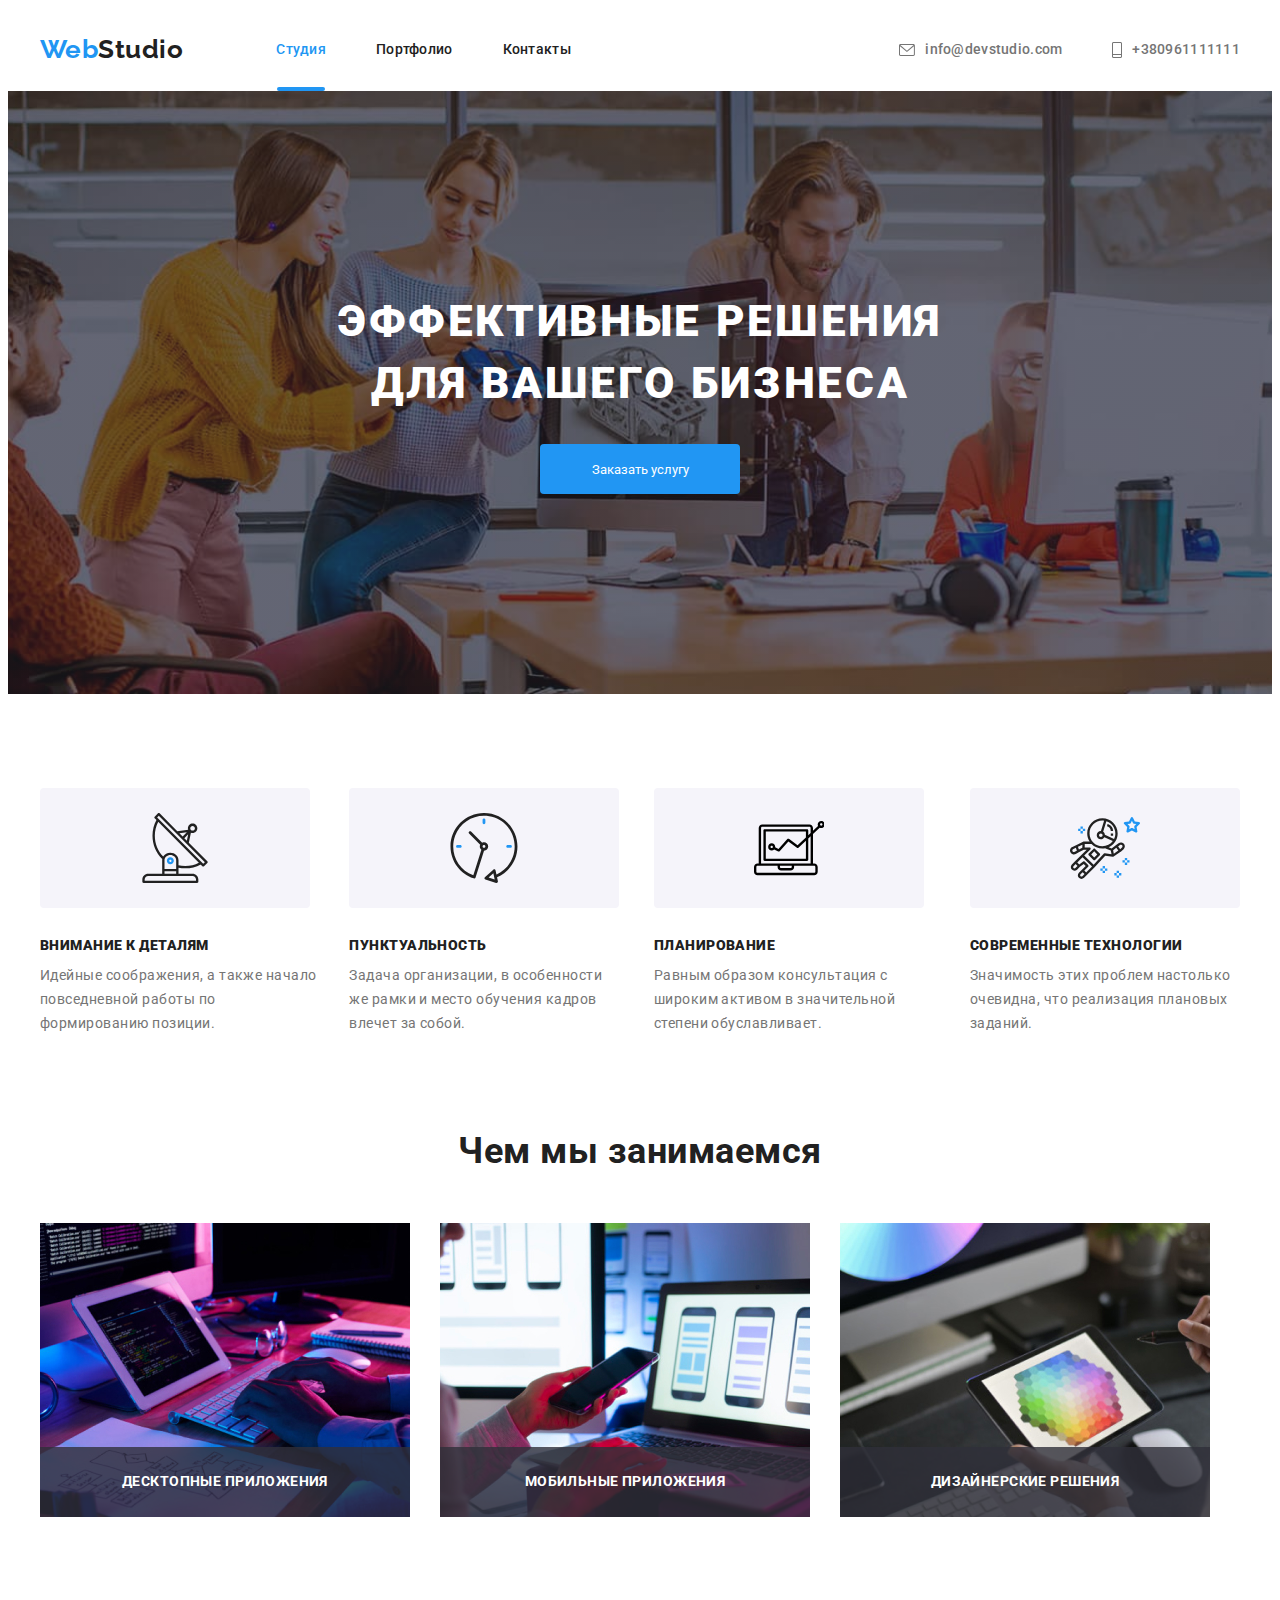
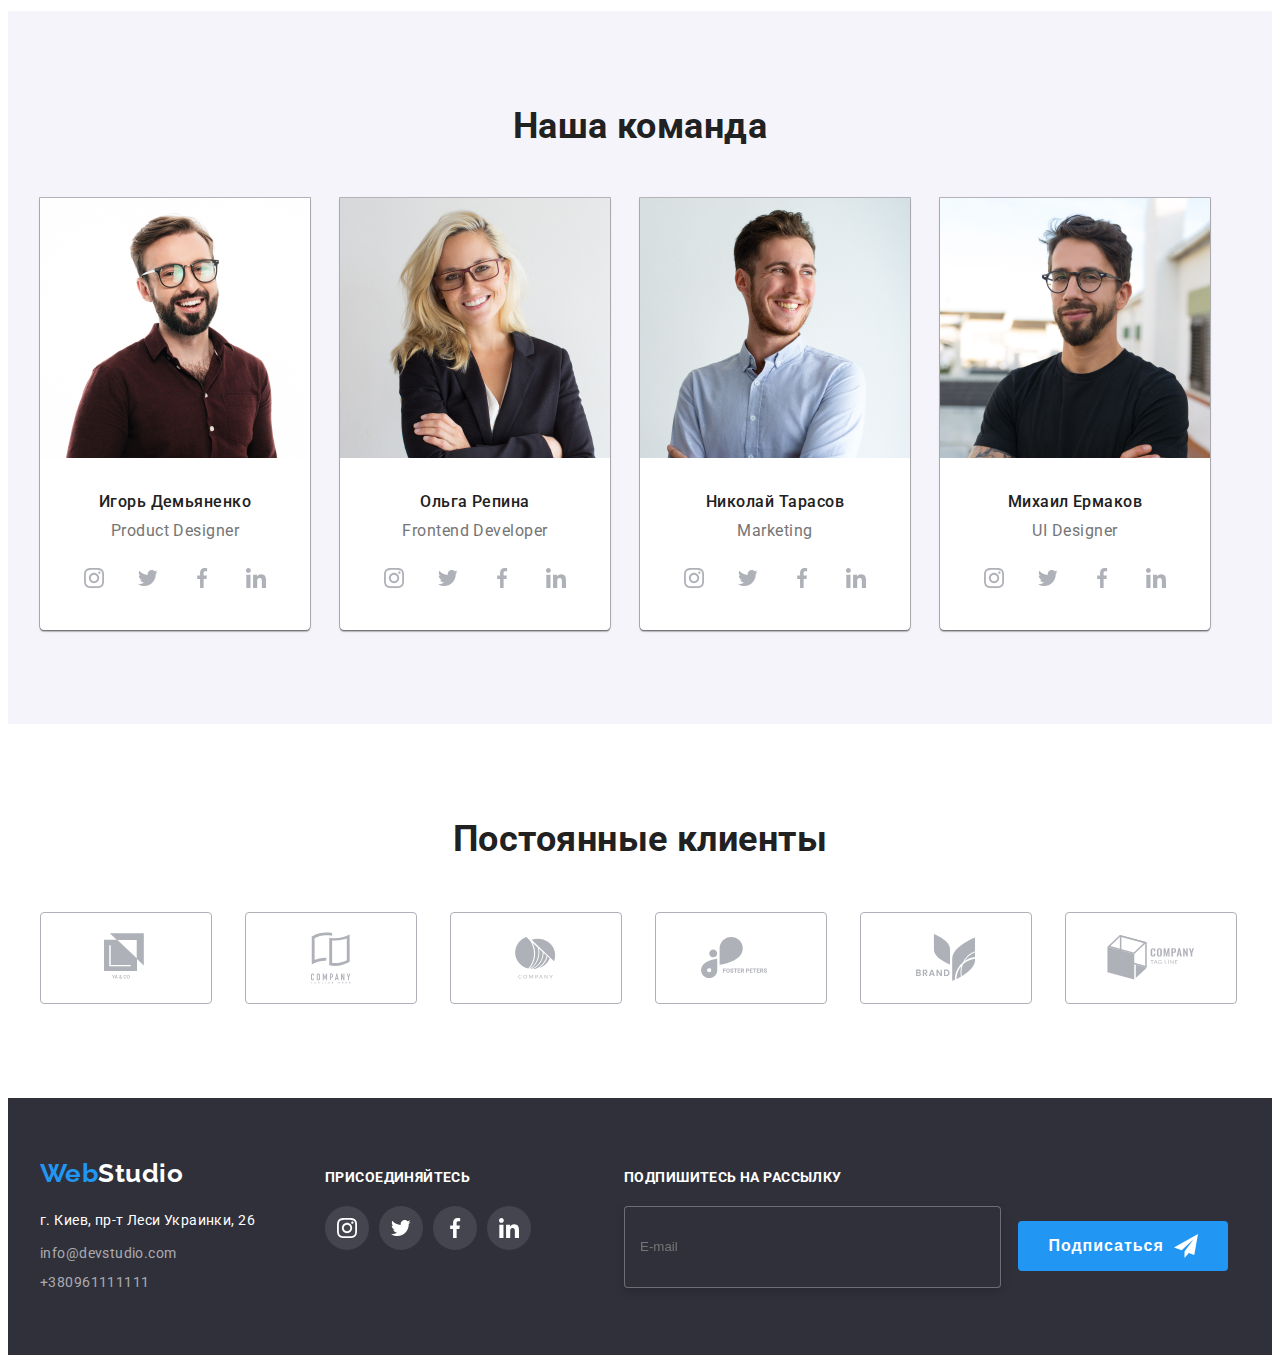
<file: index.html>
<!DOCTYPE html>
<html lang="ru">
<head>
    <meta charset="UTF-8">
    <meta name="viewport" content="width=device-width, initial-scale=1.0">
    <title>Document</title>
    <link rel="stylesheet" href="https://cdnjs.cloudflare.com/ajax/libs/modern-normalize/1.0.0/modern-normalize.min.css"
        integrity="sha512-ISS7cAi1PEhQ8jnbJpJZMd29NlhNj4AWYyLOSp2CE/CsHxTCu+r+t0D2yoJudVrd0/8fTVPUVDzY5Tvli75u/g=="
        crossorigin="anonymous" />
     <link rel="preconnect" href="https://fonts.gstatic.com">
    <link href="https://fonts.googleapis.com/css2?family=Raleway:wght@700&family=Roboto:wght@400;500;700;900&display=swap"
        rel="stylesheet">
    <!-- <link rel="stylesheet" href="./dist/css/main.min.css"> -->
     <link rel="stylesheet" href="./css/styles.css">
</head>
<body>
     <header class="">
         <!-- Navigation container -->

    <div class="container-discharge">

         <div class="main-nav-container">
<nav class="main-nav">
    
   
         <a href="/" class="main-nav__logo">
        <p class=" ">Web<span class="main-nav__logo-black">Studio</span></p>
         </a>

        <ul class="site-nav ">


            <li class="item to-logo"><a href="/" class="link current active-line"> Студия</a></li>
               <li class="item"><a href="./portfolio.html" class="link"> Портфолио</a></li>
               <li class="item"><a href="" class="link"> Контакты</a></li>
      
    </ul>
   
    

    </nav>
    
    <!-- Contact container -->
    <ul class="site-nav auto-margin ">
    
    
        <li class="item icon">
            <a class="link text-secondary icon-maill" href="mailto:info@devstudio.com">
                <svg class="maill">
    
                    <use href="./img/symbol-defs.svg#icon-mail">
    
                    </use>
                </svg>info@devstudio.com</a>
    
        </li>
    
        <li class="item icon">
            <a class="link text-secondary icon-tel" href="tel:+380961111111">
                <svg class="tel">
    
                    <use href="./img/symbol-defs.svg#icon-tell">
    
                    </use>
                </svg>+380961111111</a>
    
        </li>
    
    </ul>
    </div>
</div>

</header>
    <!--  Block hero -->
    <main>
        
   
<section class="hero">
   
    <h1 class="hero-title">ЭФФЕКТИВНЫЕ РЕШЕНИЯ<br />ДЛЯ ВАШЕГО БИЗНЕСА</h1>
    <button data-modal-open class="button">Заказать услугу</button>

</section>


    <!-- Our advantages -->
       <section class="advantages"> 
        <div class="container-advantages">
       <h2 hidden class="advantages-title">НАШИ ПРЕИМУШЕСТВА</h2>

      

    <ul class="advantages-list">
        <li class="advantages-item ">
           <div class="icon-advantages">
            <svg class="icom-svg">

                <use href="./img/symbol-defs.svg#icon-antenna">
            
                </use>
            </svg>
            </div>
            <h3 class="advantages-title"><b> ВНИМАНИЕ К ДЕТАЛЯМ </b></h3>
            <p class="text">Идейные соображения, а также начало повседневной работы по формированию позиции.</p>
        </li>

        <li class="advantages-item">
            <div class="icon-advantages">
                <svg class="icom-svg">

                    <use href="./img/symbol-defs.svg#icon-clock">
            
                    </use>
                </svg>
            </div>
            <h3 class="advantages-title"><b>ПУНКТУАЛЬНОСТЬ</b></h3>
            <p class="text">Задача организации, в особенности же рамки и место обучения кадров влечет за собой. </p>
        </li>

        <li class="advantages-item">
            <div class="icon-advantages">
                <svg class="icom-svg">

                    <use href="./img/symbol-defs.svg#icon-display">
            
                    </use>
                </svg>
            </div>
            <h3 class="advantages-title"><b>ПЛАНИРОВАНИЕ</b></h3>
            <p class="text">Равным образом консультация с широким активом в значительной степени обуславливает.</p>
        </li>

        <li class="advantages-item">
            <div class="icon-advantages">
                <svg class="icom-svg">
            
                    <use href="./img/symbol-defs.svg#icon-astronaut">
            
                    </use>
                </svg>
            </div>
        <h3 class="advantages-title"><b>СОВРЕМЕННЫЕ ТЕХНОЛОГИИ</b></h3>
        <p class="text">Значимость этих проблем настолько очевидна, что реализация плановых заданий.</p>
        </li>

    </ul>
        </div>

</section>
        <!-- About our work -->
<section class="section">

    <div class="container">
        <h2 class="section-title out-work">Чем мы занимаемся</h2>
        
        <ul class="out-work-img">
        
            <li class="img-work">
                <a href="">
                    <div class="our-work-box">
                    <img src="./img/box1.jpg" alt="" width="370" height="294">
                    
                    <div class="position-our-work">
                        <p class="tex-box">ДЕСКТОПНЫЕ ПРИЛОЖЕНИЯ</p>
                    </div>
                    </div>
                </a>
            </li>

            <li class="img-work">
                <a href="">
                    <div class="our-work-box">
                    <img src="./img/box2.jpg" alt="" width="370" height="294">
                
                    <div class="position-our-work">
                    <p class="tex-box">МОБИЛЬНЫЕ ПРИЛОЖЕНИЯ</p>
                    </div>
                    </div>
                </a>
            </li>
            <li class="img-work">
                <a href="">
                    <div class="our-work-box">
                    <img src="./img/box3.jpg" alt="" width="370" height="294">
                
                    <div class="position-our-work">
                    <p class="tex-box">ДИЗАЙНЕРСКИЕ РЕШЕНИЯ</p>
                    </div>
                    </div>
                </a>
            </li>
        </ul>
    </div>

   
</section>
            <!-- our team -->
           
            

    <section class="section background-team">

        <div class="team-container ">

    
    <h3 class="section-title team-margin">Наша команда</h3>
    
    <ul class="our-team">
        
        <li class="team">
            <img src="./img/img1.jpg"  alt="team cart-1" width="270" height="260">
        <b class="section-title worker">Игорь Демьяненко</b>
            <p class="profession"  lang="en">Product Designer</p>
            <ul class="social">
                <li class="team-link">
                    <a class="social-link" href="">
                      <svg class="social-icon">
                          <use href="./img/symbol-defs.svg#icon-instagram">

                          </use>
                      </svg>  
                    </a>
                </li>
                <li class="team-link">
                    <a class="social-link" href="" >
                        <svg class="social-icon">
                            <use href="./img/symbol-defs.svg#icon-twiter">
                        
                            </use>
                            </svg>
                    </a>
                </li>
                <li class="team-link">
                    <a class="social-link" href="">
                        <svg class="social-icon">
                            <use href="./img/symbol-defs.svg#icon-facebook">
                    
                            </use>
                        </svg>
                    </a>
                </li>
                <li class="team-link">
                    <a class="social-link" href="">
                        <svg class="social-icon">
                            <use href="./img/symbol-defs.svg#icon-linkedin">
                    
                            </use>
                        </svg>
                    </a>
                </li>
            </ul>
         </li>
        
        

        <li class="team">
         <img src="./img/img2.jpg"   alt="team cart-2" width="270" height="260">
        <b class="section-title worker">Ольга Репина</b>
            <p class="profession"  lang="en">Frontend Developer</p>
            <ul class="social">
                <li class="team-link">
                    <a class="social-link" href="">
                        <svg class="social-icon">
                            <use href="./img/symbol-defs.svg#icon-instagram">
            
                            </use>
                        </svg>
                    </a>
                </li>
                <li class="team-link">
                    <a class="social-link" href="">
                        <svg class="social-icon">
                            <use href="./img/symbol-defs.svg#icon-twiter">
            
                            </use>
                        </svg>
                    </a>
                </li>
                <li class="team-link">
                    <a class="social-link" href="">
                        <svg class="social-icon">
                            <use href="./img/symbol-defs.svg#icon-facebook">
            
                            </use>
                        </svg>
                    </a>
                </li>
                <li class="team-link">
                    <a class="social-link" href="">
                        <svg class="social-icon">
                            <use href="./img/symbol-defs.svg#icon-linkedin">
            
                            </use>
                        </svg>
                    </a>
                </li>
            </ul>
         </li>


        
         <li class="team">
        <img src="./img/img3.jpg"  alt="team cart-3" width="270" height="260">
        <b class="section-title worker">Николай Тарасов</b>
            <p class="profession" lang="en">Marketing</p>
            <ul class="social">
                <li class="team-link">
                    <a class="social-link" href="">
                        <svg class="social-icon">
                            <use href="./img/symbol-defs.svg#icon-instagram">
            
                            </use>
                        </svg>
                    </a>
                </li>
                <li class="team-link">
                    <a class="social-link" href="">
                        <svg class="social-icon">
                            <use href="./img/symbol-defs.svg#icon-twiter">
            
                            </use>
                        </svg>
                    </a>
                </li>
                <li class="team-link">
                    <a class="social-link" href="">
                        <svg class="social-icon">
                            <use href="./img/symbol-defs.svg#icon-facebook">
            
                            </use>
                        </svg>
                    </a>
                </li>
                <li class="team-link">
                    <a class="social-link" href="">
                        <svg class="social-icon">
                            <use href="./img/symbol-defs.svg#icon-linkedin">
            
                            </use>
                        </svg>
                    </a>
                </li>
            </ul>
         </li>
        
        
        
         <li class="team">
        <img  src="./img/img4.jpg" alt="team cart-4" width="270" height="260">
         <b class="section-title worker">Михаил Ермаков</b>
            <p class="profession" lang="en">UI Designer</p>
            <ul class="social">
                <li class="team-link">
                    <a class="social-link" href="">
                        <svg class="social-icon">
                            <use href="./img/symbol-defs.svg#icon-instagram">
            
                            </use>
                        </svg>
                    </a>
                </li>
                <li class="team-link">
                    <a class="social-link" href="">
                        <svg class="social-icon">
                            <use href="./img/symbol-defs.svg#icon-twiter">
            
                            </use>
                        </svg>
                    </a>
                </li>
                <li class="team-link">
                    <a class="social-link" href="">
                        <svg class="social-icon">
                            <use href="./img/symbol-defs.svg#icon-facebook">
            
                            </use>
                        </svg>
                    </a>
                </li>
                <li class="team-link">
                    <a class="social-link" href="">
                        <svg class="social-icon">
                            <use href="./img/symbol-defs.svg#icon-linkedin">
            
                            </use>
                        </svg>
                    </a>
                </li>
            </ul>

         </li>
        
        
    </ul>
</div>

</section>

<section class="section">
    <div class="container">

        <h2 class="section-title">Постоянные клиенты</h2>
        <ul class="clients">
            <li class="client-item">
                <a class="one-client" href="">
                    <svg class="client-logo">
                        <use href="./img/symbol-defs.svg#icon-one">
                    
                        </use>
                    </svg>
                </a>
            </li>

            <li class="client-item">
                <a class="one-client" href="">
                    <svg class="client-logo two-size">
                        <use href="./img/symbol-defs.svg#icon-two">
            
                        </use>
                    </svg>
                </a>
            </li>

            <li class="client-item">
                <a class="one-client" href="">
                    <svg class="client-logo three-size">
                        <use href="./img/symbol-defs.svg#icon-three">
            
                        </use>
                    </svg>
                </a>
            </li>

            <li class="client-item">
                <a class="one-client" href="">
                    <svg class="client-logo four-size">
                        <use href="./img/symbol-defs.svg#icon-four">
            
                        </use>
                    </svg>
                </a>
            </li>

            <li class="client-item">
                <a class="one-client" href="">
                    <svg class="client-logo five-size">
                        <use href="./img/symbol-defs.svg#icon-five">
            
                        </use>
                    </svg>
                </a>
            </li>

            <li class="client-item">
                <a class="one-client" href="">
                    
                    <svg class="client-logo six-size">
                        <use href="./img/symbol-defs.svg#icon-six">
            
                        </use>
                    </svg>
                </a>
            </li>
            

        </ul>
    </div>
    
</section>


</main>


<footer class="main-footer">

    <div class="container-footer">
<address class="map-addres">
    <a href="/" class="main-nav__logo">
        <p class="logotype">Web<span class="main-nav__logo-white">Studio</span></p>
    </a>

    <a class="link color" href="https://goo.gl/maps/P3N7a8cpFeK4ErDN9"> г. Киев, пр-т Леси Украинки, 26</a>

    <ul class="main-addres">
        <li class="mail-link"> 
            <a class="link" href="mailto:info@devstudio.com">info@devstudio.com</a>
        </li>
    
        <li class="tell-link"> 
            <a class="link" href="tel:+380961111111">+380961111111</a>
        </li>
    </ul>

    </address>
    <div class="webstudio-cont">
    <p class="our-social-link">ПРИСОЕДИНЯЙТЕСЬ</p>

   
    <ul class="webstydio-social-list">
        <li class="webstydio-item">
            <a class="webstydio-link" href="">
                <svg class="social-icon-footer">
                    <use href="./img/symbol-defs.svg#icon-instagram">
    
                    </use>
                </svg>
            </a>
        </li>
        <li class="webstydio-item">
            <a class="webstydio-link" href="">
                <svg class="social-icon-footer">
                    <use href="./img/symbol-defs.svg#icon-twiter">
    
                    </use>
                </svg>
            </a>
        </li>
        <li class="webstydio-item">
            <a class="webstydio-link" href="">
                <svg class="social-icon-footer">
                    <use href="./img/symbol-defs.svg#icon-facebook">
    
                    </use>
                </svg>
            </a>
        </li>
        <li class="webstydio-item">
            <a class="webstydio-link" href="">
                <svg class="social-icon-footer">
                    <use href="./img/symbol-defs.svg#icon-linkedin">
    
                    </use>
                </svg>
            </a>
        </li>
    </ul>
    </div>
    
    
<div class="form-footer">

<form>

    <p class="our-social-link">ПОДПИШИТЕСЬ НА РАССЫЛКУ</p>

    <input class="you-email" type="text" name="email" placeholder="E-mail" id="you-email-subscribe">
    
    <div class="button-subscribe-container">
          <button type="submit" class="button-subscribe"><span class="subscribe-telegram">Подписаться
            <svg class="subscribe-icon">
                <use href="./img/symbol-defs.svg#icon-icon-telegram">
            
                </use>
            </svg>
            </span>
          </button>
    </div>

</form>
</div>
</div>

</footer>
<div class="backdrop is-hidden" data-modal>
    <div class="modal-hero">
        
        <button class="modal-link" data-modal-close>
                <svg class="modal-icon-close">
                    <use href="./img/symbol-defs.svg#icon-close">
            
                    </use>
                </svg>
        </button>
        
        
       

        <form class="form">

            <p class="modal-title">Оставьте свои данные,мы вам перезвоним</p>
            <div class="form-label">
             <label for="user-name">
                Имя 
                </label>
                <input class="form-input" type="text" name="name" id="user-name">
                    <svg class="modal-svg">
                <use href="./img/symbol-defs.svg#icon-namemodal">
            
                </use>
            </svg>
             </div>
        
             <div class="form-label">

                 <label for="user-tel">
                Телефон
                </label>
                <input class="form-input" type="tel" name="tell" id="user-tel">
                   <svg class="modal-svg">
                <use href="./img/symbol-defs.svg#icon-telmodal">
            
                </use>
            </svg>
            </div>

            
                <div class="form-label"> 
            <label for="user-mail">
                Почта
                </label>
                <input class="form-input" type="email" name="mail" id="user-mail">
            <svg class="modal-svg">
                <use href="./img/symbol-defs.svg#icon-mailmodal">
            
                </use>
            </svg>

            
            </div>

             
            <label class="form-label reset" >
            Комментарий
            
            <textarea class="text-area" name="coment" id="user-coment" rows="8" placeholder="Введите текст"></textarea>
            </label>
            
            
              <!-- <div class="form-label-checkbox"> -->
            <label class="form-label-checkbox">
                <input class="form-checkbox visually-hidden" type="checkbox" name="policy">
                <span class="icon-ok-checbox"></span>
                Соглашаюсь с рассылкой и принимаю   <a class="underline-policy" href="">Условия договора </a>
            </label>
            <!-- </div> -->
            

            <div class="button-box">
            <button class="button-modal" type="submit">Отправить</button>
            </div>
            
        </form>
         
        </div>
        </div>
    


<script src="./js/modal.js"></script>
</body>



</html>
</file>
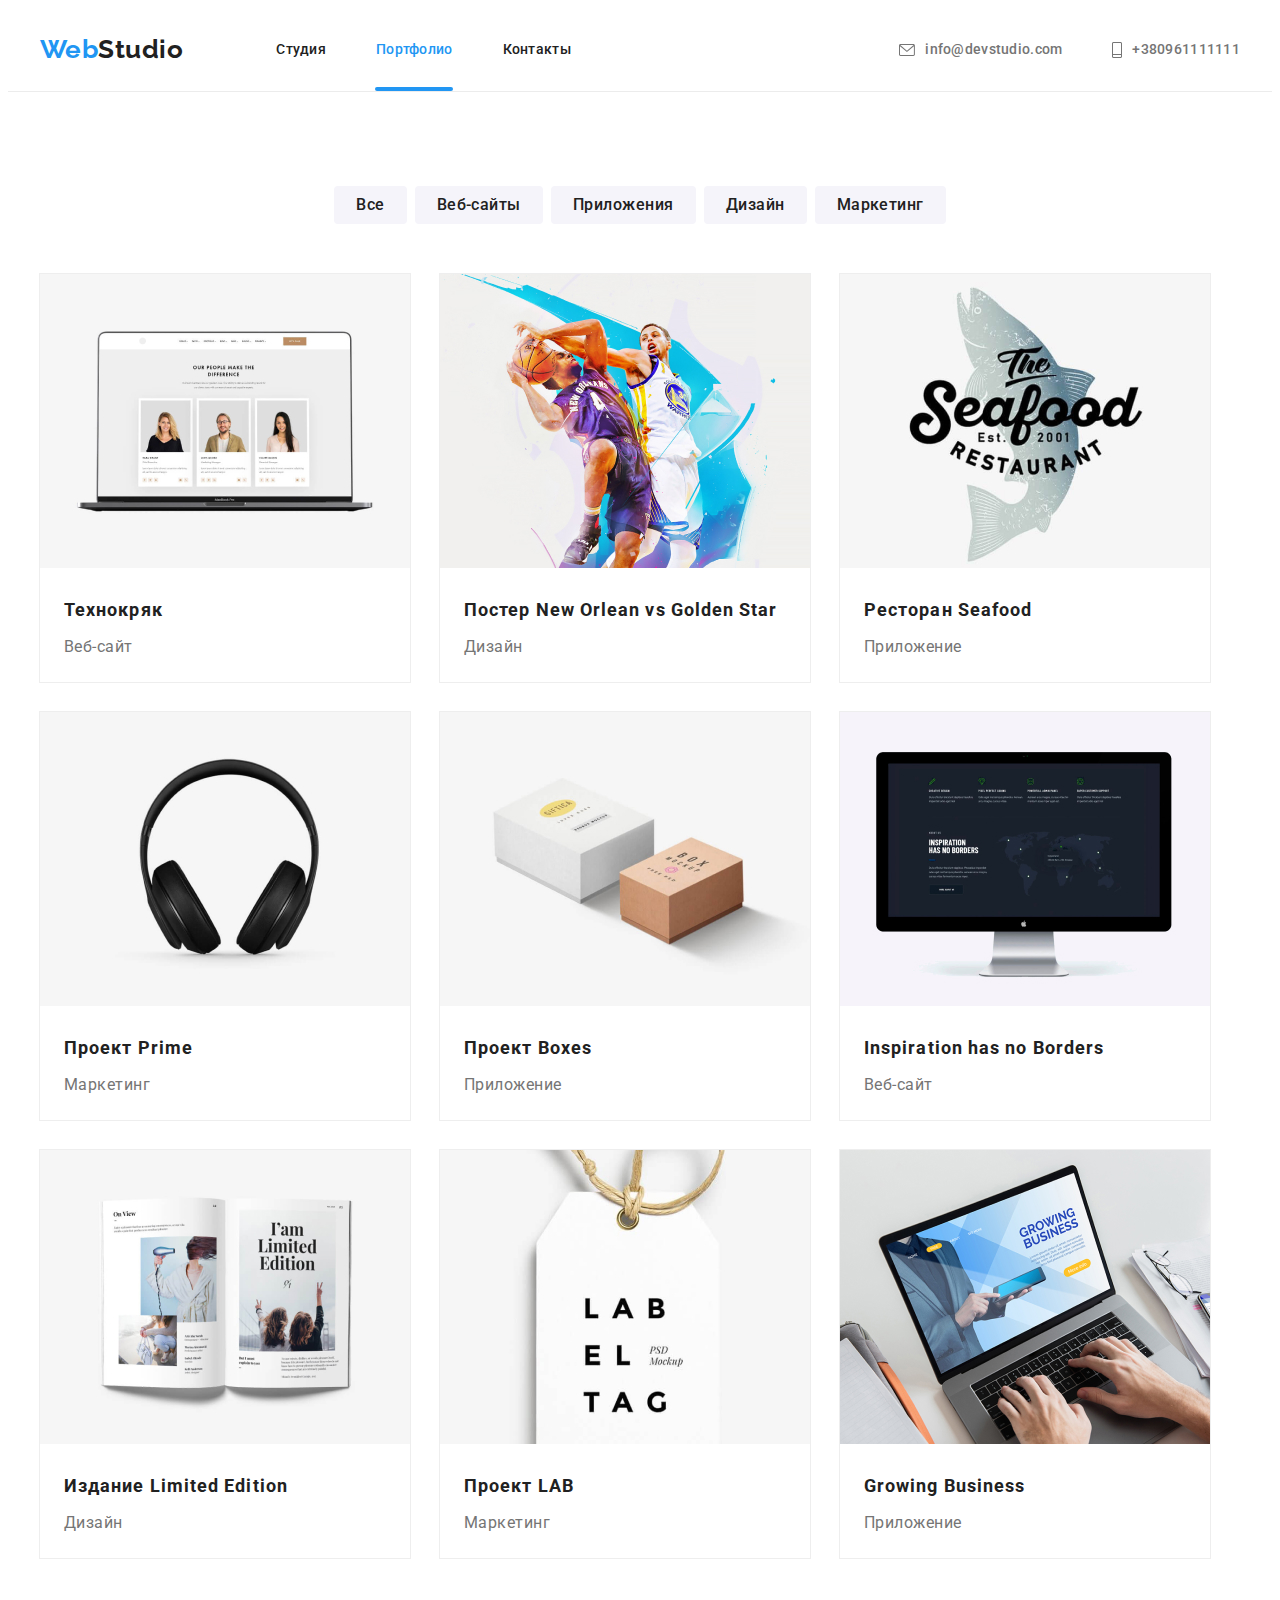
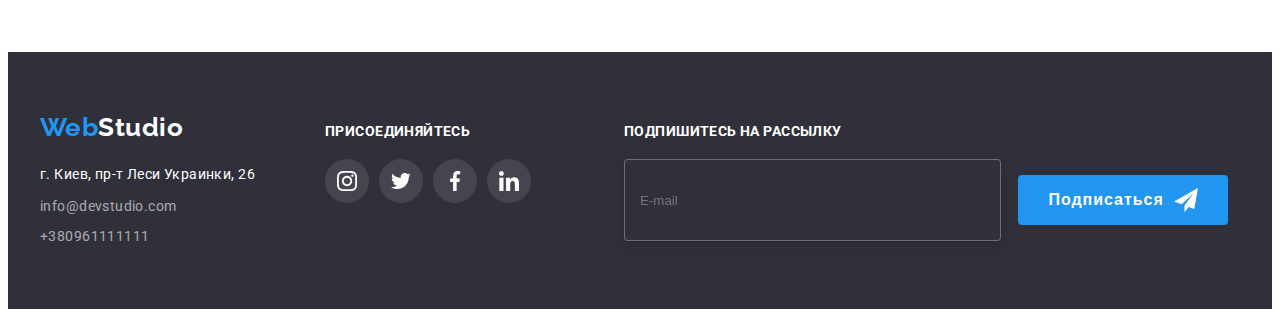
<file: portfolio.html>
<!DOCTYPE html>
<html lang="ru">
<head>
    <meta charset="UTF-8">
    <meta name="viewport" content="width=device-width, initial-scale=1.0">
    <title>Document</title>
    <link rel="stylesheet" href="https://cdnjs.cloudflare.com/ajax/libs/modern-normalize/1.0.0/modern-normalize.min.css"
        integrity="sha512-ISS7cAi1PEhQ8jnbJpJZMd29NlhNj4AWYyLOSp2CE/CsHxTCu+r+t0D2yoJudVrd0/8fTVPUVDzY5Tvli75u/g=="
        crossorigin="anonymous" />
    <link rel="preconnect" href="https://fonts.gstatic.com">
    <link href="https://fonts.googleapis.com/css2?family=Raleway:wght@700&family=Roboto:wght@400;500;700;900&display=swap"
        rel="stylesheet">
    
    <link rel="stylesheet" href="./css/styles.css">
</head>
<body>
    <header class="header-container">
        <!-- Navigation container -->
    
        <div class="container-margin">

            <div class="main-nav-container">

            <nav class="main-nav">
    
    
                <a href="./index.html" class="main-nav__logo">
                    <p class="">Web<span class="main-nav__logo-black">Studio</span></p>
                </a>
    
                <ul class="site-nav">
    
                    <li class="item to-logo"><a href="./index.html" class="link"> Студия</a></li>
                    <li class="item"><a href="./portfolio.html" class="link current active-line-portf"> Портфолио</a></li>
                    <li class="item"><a href="" class="link"> Контакты</a></li>
    
                </ul>
    
    
            </nav>
    
            <!-- Contact container -->
            <ul class="site-nav auto-margin ">
            
            
                <li class="item icon">
                    <a class="link text-secondary icon-maill " href="mailto:info@devstudio.com">
                        <svg class="maill">
            
                            <use href="./img/symbol-defs.svg#icon-mail">
            
                            </use>
                        </svg>info@devstudio.com</a>
            
                </li>
            
                <li class="item icon">
                    <a class="link text-secondary icon-tel" href="tel:+380961111111">
                        <svg class="tel">
            
                            <use href="./img/symbol-defs.svg#icon-tell">
            
                            </use>
                        </svg>+380961111111</a>
            
                </li>
            
            </ul>
    
        </div>
        
        </div>
    
    </header>

        <!-- Navigation our work --> 
         
        <main>                                     
        <section class="work-nav">
            <div class="container-portfolio">
                <h1 hidden>Примеры наших проектов</h1>
                
                
                <ul class="navigation">
                    <li class="navigation-page">
                        <button class="nav-title" type="button">Все</button>
                    </li>

                    <li class="navigation-page">
                        <button class="nav-title" type="button"> Веб-сайты</button>
                    </li>

                    <li class="navigation-page">
                    <button class="nav-title" type="button">Приложения</button>
                    </li>

                    <li class="navigation-page">
                        <button class="nav-title" type="button"> Дизайн</button>
                    </li>

                    <li class="navigation-page">
                        <button class="nav-title" type="button">Маркетинг</button>
                    </li>
                    
                </ul>
                
                <!-- examples of work -->
                
                <ul class="examples">
                    <li class="examples-work">
                        
                        <a class="examples-focus" href="">
                            <div class="portfolio-image">
                            <img src="./img/portfolio/img1.jpg" alt="Веб-сайт" width="370" height="294">
                        
                            <div class="examples-description">
                                <p class="description">Технокряк это современная площадка распространения коронавируса. Компании используют эту платформу для цифрового
                                шпионажа и атак на защищённые сервера конкурентов.</p>
                            </div>
                        </div>
                            <div class="examples-cont">
                                <h2 class="examples-title">Технокряк</h2>
                                <p class="variety">Веб-сайт</p>
                            </div>
                             
                        </a>
                     
                    </li>
                
                    <li class="examples-work">
                        <a class="examples-focus" href="">
                            <div class="portfolio-image">
                            <img src="./img/portfolio/img2.jpg" alt="Дизайн постера" width="370" height="294">
                            <div class="examples-description">
                                <p class="description">Технокряк это современная площадка распространения коронавируса. Компании используют эту
                                    платформу для цифрового
                                    шпионажа и атак на защищённые сервера конкурентов.</p>
                            </div>
                            </div>
                            <div class="examples-cont">
                                <h2 class="examples-title">Постер New Orlean vs Golden Star</h2>
                                <p class="variety">Дизайн</p>
                            </div>
                        
                        </a>
                
                    </li>
                
                    <li class="examples-work">
                        <a class="examples-focus" href="">
                            <div class="portfolio-image">
                            <img src="./img/portfolio/img3.jpg" alt="Приложение для ресторана" width="370" height="294">
                        <div class="examples-description">
                            <p class="description">Технокряк это современная площадка распространения коронавируса. Компании используют эту
                                платформу для цифрового
                                шпионажа и атак на защищённые сервера конкурентов.</p>
                        </div>
                        </div>
                            <div class="examples-cont">
                                <h2 class="examples-title">Ресторан Seafood</h2>
                                <p class="variety">Приложение</p>
                            </div>
                            
                        </a>
                
                    </li>
                
                    <li class="examples-work">
                        <a class="examples-focus" href="">
                            <div class="portfolio-image">
                            <img src="./img/portfolio/img4.jpg" alt="Маркетинг проект" width="370" height="294">
                            <div class="examples-description">
                                <p class="description">Технокряк это современная площадка распространения коронавируса. Компании используют эту платформу для цифрового
                                шпионажа и атак на защищённые сервера конкурентов.</p>
                            </div>
                            </div>
                            <div class="examples-cont">
                                <h2 class="examples-title">Проект Prime</h2>
                                <p class="variety">Маркетинг</p>
                            </div>
                            
                        </a>
                
                    </li>
                
                    <li class="examples-work">
                        <a class="examples-focus" href="">
                            <div class="portfolio-image">
                            <img src="./img/portfolio/img5.jpg" alt="Приложение" width="370" height="294">
                            <div class="examples-description">
                                <p class="description">Технокряк это современная площадка распространения коронавируса. Компании используют эту платформу для цифрового
                                шпионажа и атак на защищённые сервера конкурентов.</p>
                            </div>
                            </div>
                            <div class="examples-cont">
                                <h2 class="examples-title">Проект Boxes</h2>
                                <p class="variety">Приложение</p>
                            </div>
                            
                        </a>
                
                    </li>
                
                    <li class="examples-work">
                        <a class="examples-focus" href="">
                            <div class="portfolio-image">
                            <img src="./img/portfolio/img6.jpg" alt="Веб-сайт" width="370" height="294">
                            <div class="examples-description">
                                <p class="description">Технокряк это современная площадка распространения коронавируса. Компании используют эту платформу для цифрового
                                шпионажа и атак на защищённые сервера конкурентов.</p>
                            </div>
                            </div>
                            <div class="examples-cont">
                                <h2 class="examples-title">Inspiration has no Borders</h2>
                                <p class="variety">Веб-сайт</p>
                            </div>
                            
                        </a>
                
                    </li>
                
                    <li class="examples-work">
                        <a class="examples-focus" href="">
                            <div class="portfolio-image">
                            <img src="./img/portfolio/img7.jpg" alt="Дизайн издания" width="370" height="294">
                           <div class="examples-description">
                                <p class="description">Технокряк это современная площадка распространения коронавируса. Компании используют эту платформу для цифрового
                                шпионажа и атак на защищённые сервера конкурентов.</p>
                            </div>
                            </div>
                            <div class="examples-cont">
                                <h2 class="examples-title">Издание Limited Edition</h2>
                                <p class="variety">Дизайн</p>
                           </div>
                            
                        </a>
                
                    </li>
                
                    <li class="examples-work">
                        <a class="examples-focus" href="">
                            <div class="portfolio-image">
                            <img src="./img/portfolio/img8.jpg" alt="Маркетинг проект" width="370" height="294">
                            <div class="examples-description">
                                <p class="description">Технокряк это современная площадка распространения коронавируса. Компании используют эту платформу для цифрового
                                шпионажа и атак на защищённые сервера конкурентов.</p>
                            </div>
                            </div>
                            <div class="examples-cont">
                                <h2 class="examples-title">Проект LAB</h2>
                                <P class="variety">Маркетинг</P>
                            </div>
                            
                        </a>
                
                    </li>
                
                    <li class="examples-work">
                        <a class="examples-focus" href="">
                            <div class="portfolio-image">
                            <img src="./img/portfolio/img9.jpg" alt="Приложение Growing Business" width="370" height="294">
                            <div class="examples-description">
                                <p class="description">Технокряк это современная площадка распространения коронавируса. Компании используют эту платформу для цифрового
                                шпионажа и атак на защищённые сервера конкурентов.</p>
                            </div>
                            </div>
                            <div class="examples-cont">
                                <h2 class="examples-title">Growing Business</h2>
                                <p class="variety">Приложение</p>
                            </div>
                            
                        </a>
                
                    </li>
                
                </ul>

            </div>
                         
        </section>
        </main>

<footer class="main-footer">

    <div class="container-footer">
        <address class="map-addres">
            <a href="/" class="main-nav__logo">
                <p class="logotype">Web<span class="main-nav__logo-white">Studio</span></p>
            </a>

            <a class="link color" href="https://goo.gl/maps/P3N7a8cpFeK4ErDN9"> г. Киев, пр-т Леси Украинки, 26</a>

            <ul class="main-addres">
                <li class="mail-link">
                    <a class="link" href="mailto:info@devstudio.com">info@devstudio.com</a>
                </li>

                <li class="tell-link">
                    <a class="link" href="tel:+380961111111">+380961111111</a>
                </li>
            </ul>

        </address>
        <div class="webstudio-cont">
            <p class="our-social-link">ПРИСОЕДИНЯЙТЕСЬ</p>


            <ul class="webstydio-social-list">
                <li class="webstydio-item">
                    <a class="webstydio-link" href="">
                        <svg class="social-icon-footer">
                            <use href="./img/symbol-defs.svg#icon-instagram">

                            </use>
                        </svg>
                    </a>
                </li>
                <li class="webstydio-item">
                    <a class="webstydio-link" href="">
                        <svg class="social-icon-footer">
                            <use href="./img/symbol-defs.svg#icon-twiter">

                            </use>
                        </svg>
                    </a>
                </li>
                <li class="webstydio-item">
                    <a class="webstydio-link" href="">
                        <svg class="social-icon-footer">
                            <use href="./img/symbol-defs.svg#icon-facebook">

                            </use>
                        </svg>
                    </a>
                </li>
                <li class="webstydio-item">
                    <a class="webstydio-link" href="">
                        <svg class="social-icon-footer">
                            <use href="./img/symbol-defs.svg#icon-linkedin">

                            </use>
                        </svg>
                    </a>
                </li>
            </ul>
        </div>
        
        <div class="form-footer">
        
            <form action="">
        
                <p class="our-social-link">ПОДПИШИТЕСЬ НА РАССЫЛКУ</p>
        
                <input class="you-email" type="text" name="email" placeholder="E-mail" id="you-email-subscribe">
        
                <div class="button-subscribe-container">
                    <button type="submit" class="button-subscribe"><span class="subscribe-telegram">Подписаться
                            <svg class="subscribe-icon">
                                <use href="./img/symbol-defs.svg#icon-icon-telegram">
        
                                </use>
                            </svg>
                        </span>
                    </button>
                </div>
        
            </form>
        </div>
    </div>

</footer>


</body>
</html>
</file>
<file: css/styles.css>
/* основний колір заголовків| color: #212121 */
/* масивний текст| color: #757575 */
/* білий колір(фон,герой)| color: #FFFFFF */
/* колір силок| color: #2196F3 */
/* footer color (фон)| background: #2f303a  */
/* our team(фон) |background: #F5F4FA */

:root {
  --main-color-titles-color: #212121;
  --massive-text-color: #757575;
  --white-bg-color: #ffffff;
  --color-forces-color: #2196f3;
  --footer-background-color: #2f303a;
  --our-team: #f5f4fa;
  --main-letter-spacing: 0.03em;
}

body {
  background-color: var(--white-bg-color);
  color: var(--massive-text-color);
  font-family: Roboto, sans-serif;
  letter-spacing: var(--main-letter-spacing);
}

a {
  text-decoration: none;
}

ul {
  list-style: none;
}

.header-container {
  border-bottom: 1px solid #ececec;
}

.main-nav {
  display: flex;
  align-items: center;
  position: relative;
}

.main-nav-container {
  display: flex;
  align-items: center;
  position: relative;
}

.container-margin {
  width: 1200px;
  margin-right: auto;
  margin-left: auto;

  padding-left: 15px;
  padding-right: 15px;
}

.container-discharge {
  width: 1200px;
  margin-right: auto;
  margin-left: auto;

  padding-left: 15px;
  padding-right: 15px;
  margin-bottom: 0;
}

.container {
  width: 1200px;
  margin-right: auto;
  margin-left: auto;

  padding-left: 15px;
  padding-right: 15px;
}

/* logo*/

.main-nav__logo {
  color: var(--color-forces-color);

  font-family: Raleway, sans-serif;
  font-weight: 700;

  font-size: 26px;
  line-height: 1.2;
  text-decoration: none;
  display: flex;
  align-items: center;
  font-style: normal;
}

.main-nav__logo-black {
  color: var(--main-color-titles-color);
}

.main-nav__logo-white {
  color: var(--white-bg-color);
}

/*navigate*/

.site-nav .link {
  color: var(--main-color-titles-color);
  text-decoration: none;
  display: block;
  padding-top: 32px;
  padding-bottom: 32px;
  transition: all 250ms cubic-bezier(0.4, 0, 0.2, 1);
}

.site-nav .text-secondary {
  color: var(--massive-text-color);
}

/* буде модіфікатором */
.site-nav .current {
  color: var(--color-forces-color);
}
/* буде модіфікатором */
.active-line::after {
  position: absolute;
  content: '';
  display: block;
  width: 48px;
  height: 4px;
  border-radius: 2px;
  bottom: 0;

  background-color: var(--color-forces-color);
}
/* буде модіфікатором */
.active-line-portf::after {
  position: absolute;
  content: '';
  display: block;
  width: 78px;
  height: 4px;
  border-radius: 2px;
  bottom: 0;

  background-color: var(--color-forces-color);
}

.site-nav {
  padding-left: 0;
}

.site-nav {
  font-weight: 500;
  font-size: 14px;
  line-height: 1.14;
  letter-spacing: 0.02em;
  margin-top: 0;
  margin-bottom: 0;
  display: flex;
}

.site-nav .to-logo {
  margin-left: 93px;
}
/* буде модіфікатором */
.auto-margin {
  margin-left: auto;
}

.site-nav .item + .item {
  margin-left: 50px;
}

.link:hover,
.link:focus {
  color: var(--color-forces-color);
}

.icon-maill {
  content: '';

  display: flex;
  position: relative;
}

.maill {
  height: 12px;
  width: 16px;
  fill: #757575;
  margin-right: 10px;
}

.link:hover .maill,
.link:focus .maill {
  fill: var(--color-forces-color);
}

.icon-tel {
  content: '';
  display: inline-flex;
  position: relative;
}

.tel {
  height: 16px;
  width: 10px;
  margin-right: 10px;
  fill: #757575;
}

.link:hover .tel,
.link:focus .tel {
  fill: var(--color-forces-color);
}

.item .link {
  display: flex;
  justify-content: center;
  align-items: center;
}

/* HERO */

.hero {
  background-color: var(--footer-background-color);
  text-align: center;

  padding-bottom: 200px;
  margin-top: 0;

  max-width: 1600px;
  max-height: 600px;
  margin-left: auto;
  margin-right: auto;

  background-image: linear-gradient(
      rgba(47, 48, 58, 0.4),
      rgba(47, 48, 58, 0.4)
    ),
    url(../img/hero/hero.jpg);

  background-repeat: no-repeat;
  background-size: cover;
  background-position: center;
}

.hero .hero-title {
  color: var(--white-bg-color);

  font-weight: 900;
  font-size: 44px;
  line-height: 1.4;
  letter-spacing: 0.06em;
  margin-top: 0;
  margin-bottom: 0;
  padding-top: 200px;
}

/*Our advantages */

.container-advantages {
  width: 1200px;
  margin-right: auto;
  margin-left: auto;

  padding-left: 15px;
  padding-right: 15px;
}

.advantages {
  padding-top: 94px;
}

.advantages-list {
  margin-top: 0;
  margin-bottom: 0;
  display: flex;
  padding-left: 0;
}

.advantages-list .advantages-item + .advantages-item {
  margin-left: 30px;
}

.advantages .advantages-title {
  color: var(--main-color-titles-color);
  font-weight: 700;
  font-size: 14px;
  line-height: 1.14;
  margin-top: 0;
  margin-bottom: 10px;
}

.advantages .text {
  font-weight: 400;
  font-size: 14px;
  line-height: 1.7;
  margin-top: 0;
  margin-bottom: 0;
}

.icon-advantages {
  content: '';
  display: flex;
  width: 270px;
  height: 120px;
  align-items: center;
  justify-content: center;

  background-color: #f5f4fa;
  margin-bottom: 30px;
  border-radius: 4px;
}

.icom-svg {
  width: 70px;
  height: 70px;
}

/* our work and team*/

.section .section-title {
  color: var(--main-color-titles-color);

  font-weight: 700;
  font-size: 36px;
  line-height: 1.2;
  margin-top: 0;
  margin-bottom: 0;
  text-align: center;
}

.section {
  padding-bottom: 94px;
  padding-top: 94px;
}

.section .out-work {
  margin-top: 0;
  margin-bottom: 50px;
}

.section .team-margin {
  margin-bottom: 50px;
}

.out-work-img .img-work + .img-work {
  margin-left: 30px;
}

.out-work-img {
  display: flex;

  margin-bottom: 0;
  margin-top: 0;
  padding-left: 0;
}

.our-work-box img {
  display: block;
}

.our-work-box {
  position: relative;
}

.position-our-work {
  position: absolute;
  background-color: rgba(47, 48, 58, 0.8);
  width: 100%;
  height: 70px;
  bottom: 0;
}

.tex-box {
  font-family: Roboto;
  font-weight: 700;
  font-size: 14px;
  line-height: 1.14;
  text-align: center;
  letter-spacing: 0.03em;
  color: #ffffff;
  margin: 27px 82px;
}

.our-team {
  display: flex;
  margin-top: 0;
  margin-bottom: 0;
  padding-left: 0;
}

.our-team > .team {
  background-color: var(--white-bg-color);
  text-align: center;
  outline: 1px solid rgba(0, 0, 0, 0.25);
  box-shadow: 0px 1px 3px rgba(0, 0, 0, 0.12), 0px 1px 1px rgba(0, 0, 0, 0.14),
    0px 2px 1px rgba(0, 0, 0, 0.2);
  border-radius: 0px 0px 4px 4px;
}

.our-team .team:not(:last-child) {
  margin-right: 30px;
}

.team .worker {
  padding-bottom: 0;
  padding-top: 0;
}

.background-team {
  background-color: var(--our-team);
}

.team-container {
  margin-bottom: 0;
  width: 1200px;
  margin-right: auto;
  margin-left: auto;

  padding-left: 15px;
  padding-right: 15px;

  background-color: var(--our-team);
}

.section .worker {
  display: block;
  font-weight: 500;
  font-size: 16px;
  line-height: 1.2;
  padding-top: 30px;
}

.section .section-title > .worker {
  padding-top: 30px;
}

.section .profession {
  font-weight: 400;
  font-size: 16px;
  line-height: 1.2;
  margin-top: 0;
  margin-bottom: 0;

  padding-top: 10px;
}

.our-team .team-cart {
  padding-bottom: 30px;
}

.social {
  padding: 0;
  padding-top: 16px;
  padding-bottom: 30px;
  display: inline-flex;
}

.social-link {
  content: '';
  display: inline-flex;
  align-items: center;
  justify-content: center;
  width: 44px;
  height: 44px;
  background-color: var(--white-bg-color);
  border-radius: 50%;
  transition: background-color 250ms cubic-bezier(0.4, 0, 0.2, 1);
}

.social-icon {
  width: 20px;
  height: 20px;
  fill: #afb1b8;
  transition: all 250ms cubic-bezier(0.4, 0, 0.2, 1);
}

.social-link:hover .social-icon,
.social-link:focus .social-icon {
  fill: var(--white-bg-color);
}

.social-link:hover,
.social-link:focus {
  background-color: var(--color-forces-color);
}

.team-link:not(:last-child) {
  margin-right: 10px;
}

/* CLIENTS */

.clients {
  padding-left: 0;

  margin-bottom: 0;
  margin-top: 0;
  margin-left: -30px;
  display: flex;
}

.clients > .client-item {
  flex-basis: calc(100% / 6 - 30px);
  margin-left: 30px;
}

.client-item {
  margin-top: 50px;
  transition: border-color 250ms cubic-bezier(0.4, 0, 0.2, 1);
}

.one-client {
  border: 1px solid #afb1b8;
  border-radius: 4px;
  width: 170px;
  height: 90px;
  display: flex;
  justify-content: center;
  align-items: center;
}

.client-logo {
  height: 49px;
  width: 44px;
  fill: #afb1b8;
}

.two-size {
  height: 52px;
  width: 40px;
}

.three-size {
  height: 42px;
  width: 41px;
}

.four-size {
  height: 42px;
  width: 79px;
}

.five-size {
  height: 47px;
  width: 59px;
}

.six-size {
  height: 45px;
  width: 88px;
}

.one-client:hover .client-logo,
.one-client:focus .client-logo {
  fill: var(--color-forces-color);
}

.one-client:hover,
.one-client:focus {
  border-color: var(--color-forces-color);
}

/* .clients .client-item:not(:last-child) {
  margin-right: 30px; */
/* } */

/*portfolio navigate*/

.container-portfolio {
  width: 1200px;
  margin-right: auto;
  margin-left: auto;

  padding-left: 15px;
  padding-right: 15px;
}

.work-nav {
  padding-top: 94px;
  padding-bottom: 94px;
}

.navigation .nav-title {
  color: var(--main-color-titles-color);
  margin-top: 0;
  margin-bottom: 0;
  transition: all 250ms cubic-bezier(0.4, 0, 0.2, 1);
}

.button {
  color: var(--white-bg-color);
  background-color: var(--color-forces-color);
  font-family: inherit;
  border-radius: 4px;
  border-color: transparent;
  display: inline-block;
  min-width: 200px;
  min-height: 50px;
  text-align: center;
  padding: 10px 32px;
  margin-top: 30px;
  cursor: pointer;
}

.navigation .nav-title:hover,
.navigation .nav-title:focus {
  color: var(--white-bg-color);
  background-color: var(--color-forces-color);
  box-shadow: 0px 3px 1px rgba(0, 0, 0, 0.1), 0px 1px 2px rgba(0, 0, 0, 0.08),
    0px 2px 2px rgba(0, 0, 0, 0.12);
}

.navigation .nav-title {
  font-family: inherit;

  font-weight: 500;
  font-size: 16px;
  line-height: 1.6;
  text-align: center;
  letter-spacing: var(--main-letter-spacing);

  border-radius: 4px;
  padding: 6px 22px;
  background-color: var(--our-team);
  border: transparent;
}

.navigation .navigation-page:not(:last-child) {
  margin-right: 8px;
}

.navigation {
  margin-top: 0;
  margin-bottom: 50px;
  display: flex;
  justify-content: center;
  text-align: center;
  padding-bottom: 0;
  padding-left: 0;
}

/*examples*/

.examples .examples-title {
  color: var(--main-color-titles-color);

  font-weight: 700;
  font-size: 18px;
  line-height: 2;
  letter-spacing: 0.06em;
  margin-top: 0;
  margin-bottom: 0;
  padding-bottom: 4px;
}

.examples {
  margin-top: 0;
  margin-bottom: 0;
  padding-left: 0;
  display: flex;
  flex-wrap: wrap;
}

.examples-work {
  margin-right: 30px;
  margin-bottom: 30px;
}

.examples-focus {
  display: block;
  margin-right: 0;

  outline: 1px solid #eeeeee;
  transition: box-shadow 250ms cubic-bezier(0.4, 0, 0.2, 1);
}

.examples-focus {
  overflow: hidden;
}

.examples-focus:hover,
.examples-focus:focus {
  box-shadow: 0px 1px 1px rgba(0, 0, 0, 0.12), 0px 4px 4px rgba(0, 0, 0, 0.06),
    1px 4px 6px rgba(0, 0, 0, 0.16);
}

.examples-work:nth-child(3n) {
  margin-right: 0;
}

.examples-work:nth-last-child(-n + 3) {
  margin-bottom: 0;
}

.examples .variety {
  color: var(--massive-text-color);

  font-weight: 400;
  font-size: 16px;
  line-height: 1.87;
  margin-top: 0;
  margin-bottom: 0;
}

.examples-cont {
  padding: 20px 24px;
}

.portfolio-image {
  position: relative;
  display: block;
}

.portfolio-image::before {
  content: '';
  position: absolute;
  width: 100%;
  height: 100%;
  transform: translateY(100%);

  opacity: 0;

  transition: transform 250ms cubic-bezier(0.4, 0, 0.2, 1),
    background-color 250ms cubic-bezier(0.4, 0, 0.2, 1);
}

.examples-focus:hover .portfolio-image::before,
.examples-focus:focus .portfolio-image::before {
  transform: translateY(0);
  opacity: 1;
  background-color: rgba(33, 150, 243, 0.9);
}

.examples-description {
  position: absolute;
  width: 100%;
  height: 100%;
  top: 50%;
  left: 50%;
  /* overflow: auto; */

  opacity: 0;
  transform: translate(-50%, -50%);
  transition: 250ms cubic-bezier(0.4, 0, 0.2, 1);
}

.examples-focus:hover .examples-description,
.examples-focus:focus .examples-description {
  opacity: 1;
  color: var(--white-bg-color);
}

.description {
  font-family: Roboto;
  font-weight: 400;
  font-size: 18px;
  line-height: 1.56;

  letter-spacing: 0.03em;
  padding: 63px 24px;
}

/* footer*/

footer {
  background-color: var(--footer-background-color);
  padding-bottom: 60px;
  padding-top: 60px;
}

.container-footer {
  width: 1200px;
  margin-right: auto;
  margin-left: auto;

  padding-left: 15px;
  padding-right: 15px;
  margin-bottom: 0;
}

.logotype {
  margin-top: 0;
  margin-bottom: 20px;
  padding-bottom: 0;
  padding-top: 0;
}

.main-addres {
  margin-top: 0;
  margin-bottom: 0;
  padding-left: 0;
}

.main-addres .mail-link {
  margin-bottom: 6px;
  margin-top: 9px;
}

.main-addres .tell-link {
  padding-bottom: 0;
  margin-bottom: 0;
}

footer .link {
  color: rgba(255, 255, 255, 0.6);
  font-style: normal;
  font-size: 14px;
  line-height: 1.7;
  letter-spacing: var(--main-letter-spacing);
}

.container-footer {
  display: flex;
  align-items: baseline;
}

.webstudio-cont {
  margin-left: 70px;
}

.our-social-link {
  font-family: Roboto;

  font-weight: 700;
  font-size: 14px;
  line-height: 1.14;
  letter-spacing: 0.03em;
  color: #ffffff;
  margin-top: 0;
  margin-bottom: 0;
}

.webstydio-social-list {
  margin-bottom: 0;
  margin-top: 20px;
  padding-left: 0;
  display: flex;
}

.webstydio-link {
  content: '';
  display: inline-flex;
  align-items: center;
  justify-content: center;
  width: 44px;
  height: 44px;
  background-color: rgba(255, 255, 255, 0.1);
  border-radius: 50%;
  transition: background-color 250ms cubic-bezier(0.4, 0, 0.2, 1);
}

.social-icon-footer {
  width: 20px;
  height: 20px;
  fill: #ffffff;
}

.webstydio-link:hover,
.webstydio-link:focus {
  background-color: var(--color-forces-color);
}

.social-icon {
  transition: all 250ms cubic-bezier(0.4, 0, 0.2, 1);
}

.webstydio-link:hover .social-icon,
.webstydio-link:focus .social-icon {
  fill: var(--white-bg-color);
}

.webstydio-item:not(:last-child) {
  margin-right: 10px;
}

footer .link:hover,
footer .link:focus {
  color: var(--color-forces-color);
}

footer .color {
  color: var(--white-bg-color);
  padding-bottom: 0;
}

.form-footer {
  display: flex;
  align-items: flex-start;
  margin-left: 93px;
}

.you-email {
  width: 358px;
  height: 50px;
  margin-top: 20px;
  padding-top: 15px;
  padding-bottom: 15px;
  padding-left: 15px;
  border: 1px solid rgba(255, 255, 255, 0.3);
  filter: drop-shadow(0px 4px 4px rgba(0, 0, 0, 0.15));
  border-radius: 4px;
  background: var(--footer-background-color);
  color: var(--massive-text-color);
}

.button-subscribe-container {
  display: inline-flex;

  text-align: center;
}

.button-subscribe {
  display: inline-flex;
  font-weight: 700;
  font-size: 16px;
  line-height: 1.87;
  letter-spacing: 0.06em;
  min-width: 210px;
  height: 50px;

  border-radius: 4px;
  margin-left: 12px;
  padding-top: 10px;

  padding-bottom: 10px;
  padding-left: 29px;
  color: var(--white-bg-color);
  background-color: var(--color-forces-color);
  border-color: transparent;
  transition: all 250ms cubic-bezier(0.4, 0, 0.2, 1);
}

.button-subscribe:focus-within,
.button-subscribe:hover {
  box-shadow: 0px 4px 4px rgba(0, 0, 0, 0.15);
}

.subscribe-telegram {
  display: flex;
  align-items: center;
  text-align: center;
}

.subscribe-icon {
  width: 24px;
  height: 24px;
  margin-left: 10px;
}

/* backdrop and modal */

.backdrop {
  position: fixed;
  width: 100%;
  height: 100%;
  top: 50%;
  left: 50%;
  transform: translate(-50%, -50%);
  background-color: rgba(0, 0, 0, 0.2);
  transition: opacity 250ms cubic-bezier(0.4, 0, 0.2, 1);
}

.backdrop.is-hidden {
  opacity: 0;
  pointer-events: none;
}

.modal-hero {
  position: absolute;
  min-width: 528px;
  top: 50%;
  left: 50%;
  transform: translate(-50%, -50%);
  background-color: #fff;
  box-shadow: 0px 1px 3px rgba(0, 0, 0, 0.12), 0px 1px 1px rgba(0, 0, 0, 0.14),
    0px 2px 1px rgba(0, 0, 0, 0.2);
  border-radius: 4px;
}

.modal-link {
  position: absolute;
  display: flex;
  align-items: center;
  justify-content: center;
  width: 30px;
  height: 30px;
  background-color: transparent;
  cursor: pointer;
  border: 1px solid rgba(0, 0, 0, 0.1);
  border-radius: 50%;
  box-shadow: 0px 1px 3px rgba(0, 0, 0, 0.12), 0px 1px 1px rgba(0, 0, 0, 0.14),
    0px 2px 1px rgba(0, 0, 0, 0.2);
  /* transform: translateY(-41px); */
  top: 8px;
  right: 8px;
  background-color: #fff;
  transition: transform 250ms cubic-bezier(0.4, 0, 0.2, 1);
}

.modal-hero:focus-within .modal-link {
  /* transform: translateY(0px); */
  fill: var(--color-forces-color);
}

.modal-icon-close {
  width: 18px;
  height: 18px;
}

textarea {
  resize: none;
}

.form {
  display: block;
  margin-left: 40px;
  margin-right: 40px;
  padding-top: 40px;
  padding-bottom: 40px;
}

.modal-title {
  font-weight: 700;
  font-size: 20px;
  line-height: 1.15;
  text-align: center;
  letter-spacing: 0.03em;
  display: block;
  margin-top: 0;
  margin-bottom: 12px;

  padding: 0;
  color: var(--main-color-titles-color);
}

.form-label {
  position: relative;
  display: flex;
  flex-direction: column;

  margin-bottom: 10px;
  font-size: 12px;
  line-height: 1.166;
  letter-spacing: 0.01em;
  font-family: inherit;
}

.form-input {
  width: 448px;
  height: 40px;
  margin-top: 4px;
  padding: 10px;
  padding-left: 35px;
  border-radius: 4px;
  background: #ffffff;
  border: 1px solid rgba(33, 33, 33, 0.2);
  transition: border-color 250ms cubic-bezier(0.4, 0, 0.2, 1);
}

.form-input:focus-within {
  border-color: var(--color-forces-color);
  outline: none;
}

.modal-svg {
  position: absolute;

  left: 12px;
  top: 31px;
  width: 12px;
  height: 12px;
  transition: fill 250ms cubic-bezier(0.4, 0, 0.2, 1);
}

.modal-svg:focus {
  fill: var(--color-forces-color);
}

.form-input:focus + .modal-svg {
  fill: var(--color-forces-color);
  border-color: var(--color-forces-color);
}

.reset {
  margin-bottom: 20px;
}

.text-area {
  width: 448px;
  height: 120px;
  font-size: 14px;
  margin-top: 4px;
  padding: 12px 16px;
  border-radius: 4px;
  border: 1px solid rgba(33, 33, 33, 0.2);
}

.text-area:focus-within {
  border-color: var(--color-forces-color);
  outline: none;
}

.form-label-checkbox {
  position: relative;
  display: flex;
  align-items: center;
  justify-content: center;
  font-size: 14px;
  line-height: 1.71;
  letter-spacing: 0.03em;
  margin-bottom: 30px;
  margin: 0;
  padding: 0;
}

.underline-policy {
  padding-left: 3px;
  text-decoration-line: underline;
  color: var(--color-forces-color);
}

/* .form-label-checkbox::after {
  content: '';
  width: 16px;
  height: 15px;
  display: inline-block;
  outline: 1px solid blue;
} */

.visually-hidden {
  position: absolute !important;
  clip: rect(1px 1px 1px 1px); /* IE6, IE7 */
  clip: rect(1px, 1px, 1px, 1px);
  padding: 0 !important;
  border: 0 !important;
  height: 1px !important;
  width: 1px !important;
  overflow: hidden;
}

.form-checkbox {
  /* -webkit-appearance: none;
  -moz-appearance: none;
  appearance: none; */

  position: absolute;
}

.form-checkbox:checked + .icon-ok-checbox,
.form-checkbox:focus:checked + .icon-ok-checbox {
  background: var(--color-forces-color);
  border-color: var(--color-forces-color);
  background-image: url(../img/icon-policu-ok/okpolicy.svg);
  background-size: contain;
  background-repeat: no-repeat;
  background-position: center;
  background-origin: border-box;
}

.form-checkbox:focus-visible + .icon-ok-checbox {
  border: 2px solid var(--color-forces-color);
}

.icon-ok-checbox {
  margin-right: 8px;
  /* background-image: url(../img/icon-policu-ok/border.svg); */
  display: inline-block;
  border: 2px solid black;
  width: 16px;
  height: 15px;
  border-radius: 2px;
  transition: focus 250ms cubic-bezier(0.4, 0, 0.2, 1);
}

.modal-svg-focus {
  width: 16px;
  height: 15px;
  border-radius: 2px;
  position: absolute;
  top: 0;
  left: 0;
}

.button-box {
  display: flex;
  align-items: center;
  justify-content: center;
}

.button-modal {
  color: var(--white-bg-color);
  background-color: var(--color-forces-color);
  font-family: inherit;
  border-radius: 4px;
  border-color: transparent;
  min-width: 200px;
  padding: 10px 55px;
  cursor: pointer;
  margin-top: 30px;
  transition: all 250ms cubic-bezier(0.4, 0, 0.2, 1);
}

.button-modal:hover,
.button-modal:focus {
  border-color: #188ce8;
  text-shadow: 0px 4px 4px rgba(0, 0, 0, 0.25);
  box-shadow: 0px 4px 4px rgba(0, 0, 0, 0.15);
}
</file>
<file: dist/css/main.min.css>
.one-client{border:1px solid #afb1b8;border-radius:4px;width:170px;height:90px;display:-webkit-box;display:-ms-flexbox;display:flex;-webkit-box-pack:center;-ms-flex-pack:center;justify-content:center;-webkit-box-align:center;-ms-flex-align:center;align-items:center}
/*# sourceMappingURL=main.min.css.map */
</file>
